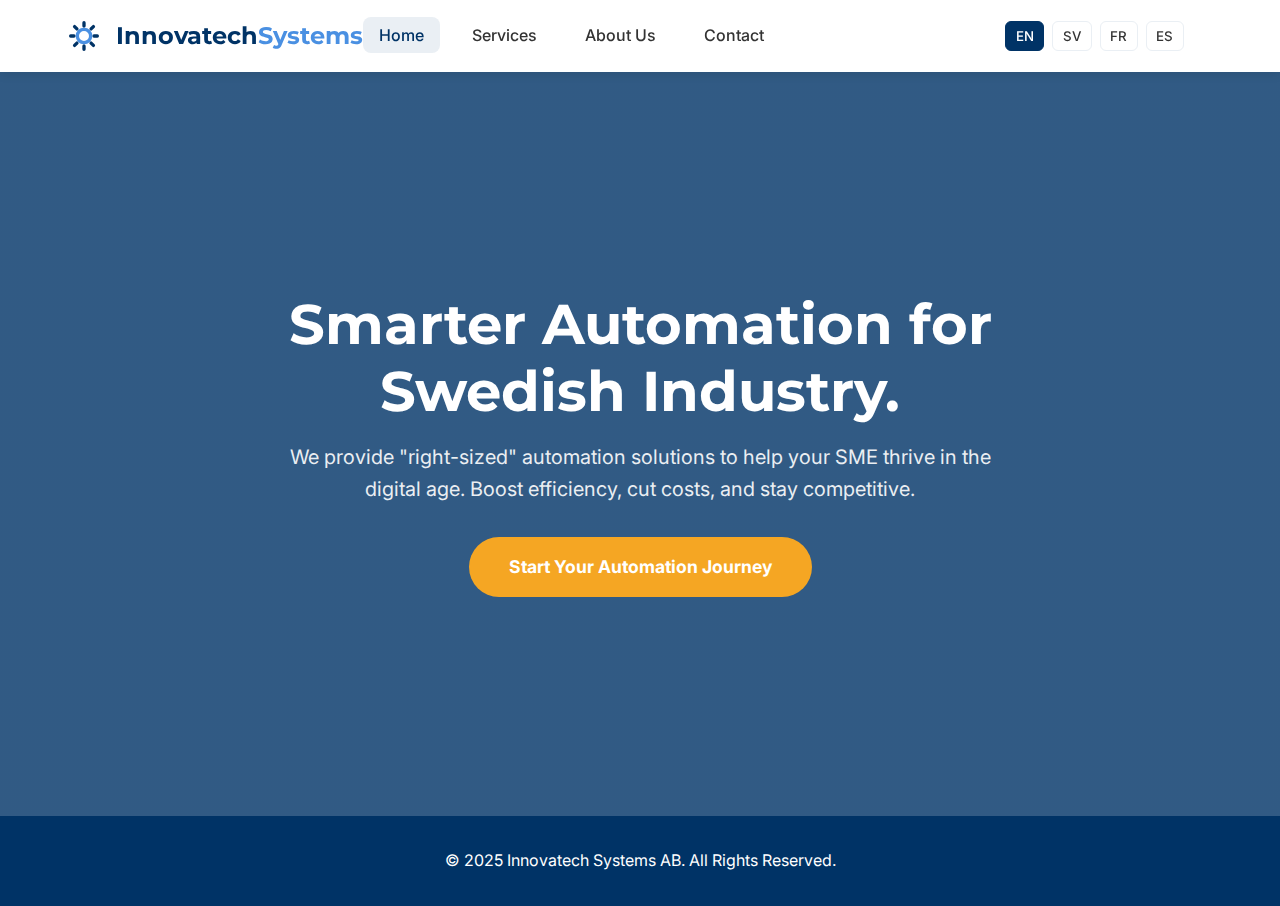
<file: index.html>
<!DOCTYPE html>
<html lang="en">
<head>
    <meta charset="UTF-8">
    <meta name="viewport" content="width=device-width, initial-scale=1.0">
    <title data-lang="siteTitle">Innovatech Systems - Industrial Automation for SMEs</title>
    <link rel="stylesheet" href="style.css">
    <link rel="preconnect" href="https://fonts.googleapis.com">
    <link rel="preconnect" href="https://fonts.gstatic.com" crossorigin>
    <link href="https://fonts.googleapis.com/css2?family=Inter:wght@400;500;700&family=Montserrat:wght@700&display=swap" rel="stylesheet">
</head>
<body>

    <!-- Header and Navigation -->
    <header>
        <nav>
            <div class="logo">
                <a href="index.html">
                    <!-- SVG Logo -->
                    <svg width="40" height="40" viewBox="0 0 24 24" fill="none" xmlns="http://www.w3.org/2000/svg">
                        <path d="M12 20V18M12 6V4M20 12H18M6 12H4M17.6569 17.6569L16.2426 16.2426M7.75736 7.75736L6.34315 6.34315M17.6569 6.34315L16.2426 7.75736M7.75736 16.2426L6.34315 17.6569" stroke="#003366" stroke-width="2" stroke-linecap="round" stroke-linejoin="round"/>
                        <path d="M12 16C14.2091 16 16 14.2091 16 12C16 9.79086 14.2091 8 12 8C9.79086 8 8 9.79086 8 12C8 14.2091 9.79086 16 12 16Z" stroke="#4A90E2" stroke-width="2"/>
                    </svg>
                    <span class="logo-text">Innovatech<span class="logo-accent">Systems</span></span>
                </a>
            </div>
            <ul class="nav-links">
                <li><a href="index.html" class="active" data-lang="navHome">Home</a></li>
                <li><a href="services.html" data-lang="navServices">Services</a></li>
                <li><a href="about.html" data-lang="navAbout">About Us</a></li>
                <li><a href="contact.html" data-lang="navContact">Contact</a></li>
            </ul>
            <!-- Language Switcher -->
            <div class="language-switcher">
                <button class="lang-btn" data-lang-set="en">EN</button>
                <button class="lang-btn" data-lang-set="sv">SV</button>
                <button class="lang-btn" data-lang-set="fr">FR</button>
                <button class="lang-btn" data-lang-set="es">ES</button>
            </div>
            <div class="burger">
                <div class="line1"></div>
                <div class="line2"></div>
                <div class="line3"></div>
            </div>
        </nav>
    </header>

    <main>
        <!-- Home Page Section -->
        <section id="home">
            <div class="hero-content">
                <h1 class="hero-headline" data-lang="heroHeadline">Smarter Automation for Swedish Industry.</h1>
                <p class="hero-subheadline" data-lang="heroSubheadline">We provide "right-sized" automation solutions to help your SME thrive in the digital age. Boost efficiency, cut costs, and stay competitive.</p>
                <a href="contact.html" class="cta-button" data-lang="ctaButton">Start Your Automation Journey</a>
            </div>
        </section>
    </main>

    <!-- Footer -->
    <footer>
        <p>&copy; 2025 Innovatech Systems AB. <span data-lang="footerRights">All Rights Reserved.</span></p>
    </footer>

    <script src="script.js"></script>
</body>
</html>
</file>
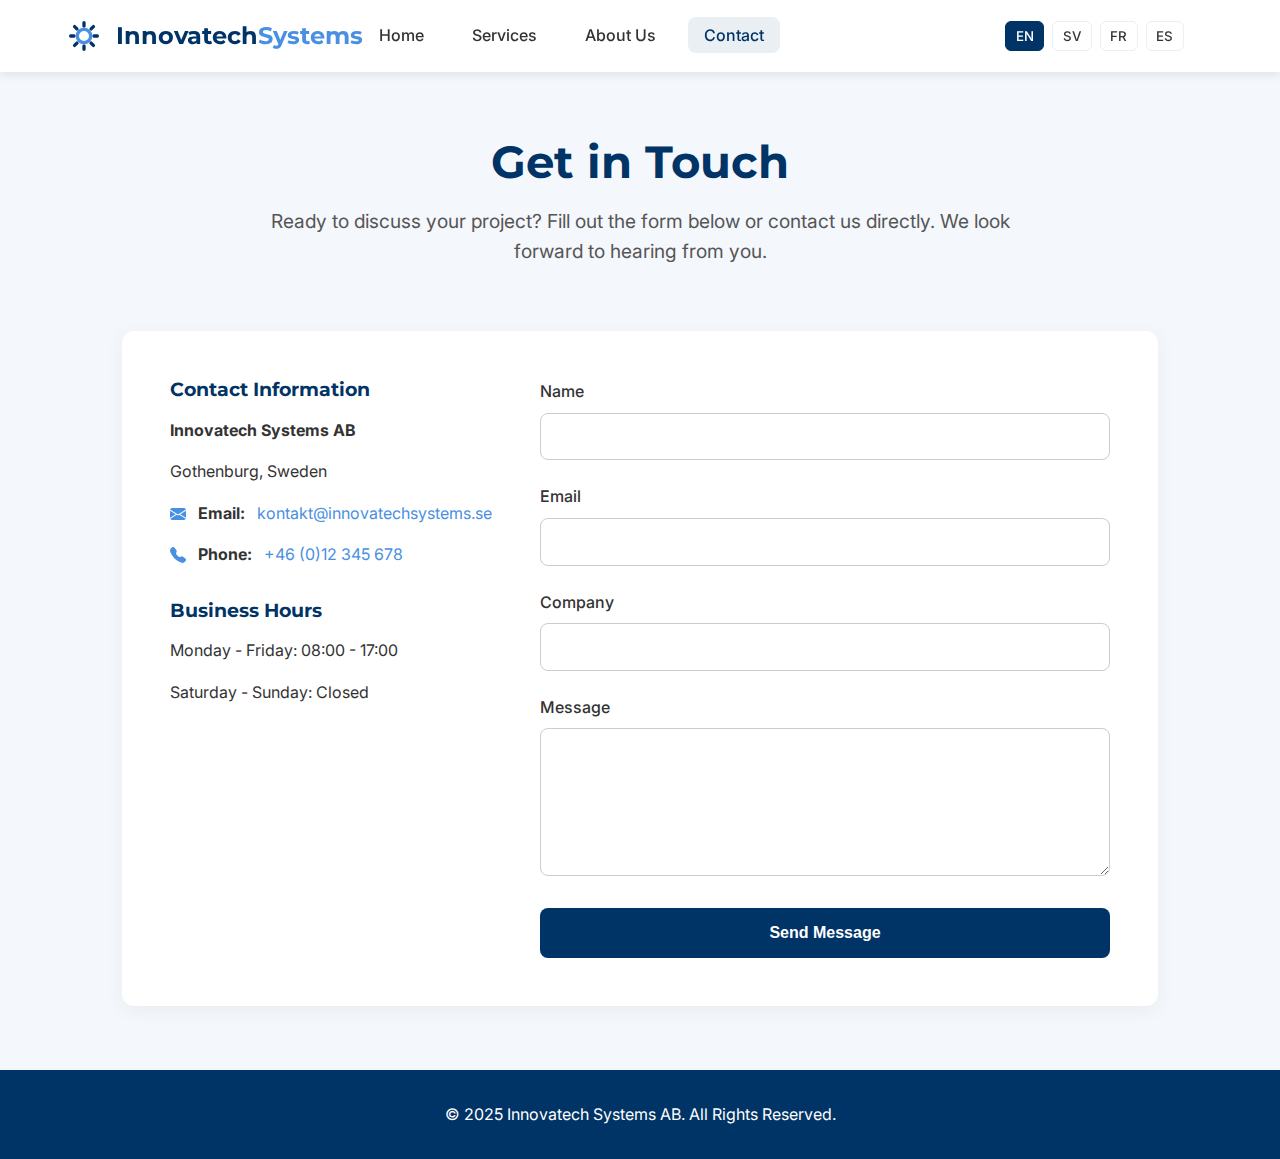
<file: contact.html>
<!DOCTYPE html>
<html lang="en">
<head>
    <meta charset="UTF-8">
    <meta name="viewport" content="width=device-width, initial-scale=1.0">
    <title data-lang="contactPageTitle">Contact - Innovatech Systems</title>
    <link rel="stylesheet" href="style.css">
    <link rel="preconnect" href="https://fonts.googleapis.com">
    <link rel="preconnect" href="https://fonts.gstatic.com" crossorigin>
    <link href="https://fonts.googleapis.com/css2?family=Inter:wght@400;500;700&family=Montserrat:wght@700&display=swap" rel="stylesheet">
</head>
<body>

    <!-- Header and Navigation -->
    <header>
        <nav>
            <div class="logo">
                <a href="index.html">
                    <svg width="40" height="40" viewBox="0 0 24 24" fill="none" xmlns="http://www.w3.org/2000/svg">
                        <path d="M12 20V18M12 6V4M20 12H18M6 12H4M17.6569 17.6569L16.2426 16.2426M7.75736 7.75736L6.34315 6.34315M17.6569 6.34315L16.2426 7.75736M7.75736 16.2426L6.34315 17.6569" stroke="#003366" stroke-width="2" stroke-linecap="round" stroke-linejoin="round"/>
                        <path d="M12 16C14.2091 16 16 14.2091 16 12C16 9.79086 14.2091 8 12 8C9.79086 8 8 9.79086 8 12C8 14.2091 9.79086 16 12 16Z" stroke="#4A90E2" stroke-width="2"/>
                    </svg>
                    <span class="logo-text">Innovatech<span class="logo-accent">Systems</span></span>
                </a>
            </div>
            <ul class="nav-links">
                <li><a href="index.html" data-lang="navHome">Home</a></li>
                <li><a href="services.html" data-lang="navServices">Services</a></li>
                <li><a href="about.html" data-lang="navAbout">About Us</a></li>
                <li><a href="contact.html" class="active" data-lang="navContact">Contact</a></li>
            </ul>
            <div class="language-switcher">
                <button class="lang-btn" data-lang-set="en">EN</button>
                <button class="lang-btn" data-lang-set="sv">SV</button>
                <button class="lang-btn" data-lang-set="fr">FR</button>
                <button class="lang-btn" data-lang-set="es">ES</button>
            </div>
            <div class="burger">
                <div class="line1"></div>
                <div class="line2"></div>
                <div class="line3"></div>
            </div>
        </nav>
    </header>

    <main class="page-content">
        <div class="page-container">
            <h1 class="page-title" data-lang="contactTitle">Get in Touch</h1>
            <p class="page-intro" data-lang="contactIntro">Ready to discuss your project? Fill out the form below or contact us directly. We look forward to hearing from you.</p>
            
            <div class="contact-page-container">
                <div class="contact-details">
                    <h3 data-lang="contactInfoTitle">Contact Information</h3>
                    <p><strong>Innovatech Systems AB</strong></p>
                    <p>Gothenburg, Sweden</p>
                    <p>
                        <svg xmlns="http://www.w3.org/2000/svg" width="16" height="16" fill="currentColor" viewBox="0 0 16 16"><path d="M.05 3.555A2 2 0 0 1 2 2h12a2 2 0 0 1 1.95 1.555L8 8.414.05 3.555zM0 4.697v7.104l5.803-3.558L0 4.697zM6.761 8.83l-6.57 4.027A2 2 0 0 0 2 14h12a2 2 0 0 0 1.808-1.144l-6.57-4.027L8 9.586l-1.239-.757zm3.436-.586L16 11.801V4.697l-5.803 3.546z"/></svg>
                        <strong>Email:</strong> <a href="mailto:kontakt@innovatechsystems.se">kontakt@innovatechsystems.se</a>
                    </p>
                    <p>
                        <svg xmlns="http://www.w3.org/2000/svg" width="16" height="16" fill="currentColor" viewBox="0 0 16 16"><path fill-rule="evenodd" d="M1.885.511a1.745 1.745 0 0 1 2.61.163L6.29 2.98c.329.423.445.974.315 1.494l-.547 2.19a.678.678 0 0 0 .178.643l2.457 2.457a.678.678 0 0 0 .644.178l2.189-.547a1.745 1.745 0 0 1 1.494.315l2.306 1.794c.829.645.905 1.87.163 2.611l-1.034 1.034c-.74.74-1.846 1.065-2.877.702a18.634 18.634 0 0 1-7.01-4.42 18.634 18.634 0 0 1-4.42-7.009c-.362-1.03-.037-2.137.703-2.877L1.885.511z"/></svg>
                        <strong>Phone:</strong> <a href="tel:+46012345678">+46 (0)12 345 678</a>
                    </p>
                    
                    <h3 class="business-hours" data-lang="contactHoursTitle">Business Hours</h3>
                    <p data-lang="contactHoursDays">Monday - Friday: 08:00 - 17:00</p>
                    <p data-lang="contactHoursWeekend">Saturday - Sunday: Closed</p>
                </div>
                <form id="contactForm" class="contact-form">
                    <div class="form-group">
                        <label for="name" data-lang="formName">Name</label>
                        <input type="text" id="name" name="name" required>
                    </div>
                    <div class="form-group">
                        <label for="email" data-lang="formEmail">Email</label>
                        <input type="email" id="email" name="email" required>
                    </div>
                     <div class="form-group">
                        <label for="company" data-lang="formCompany">Company</label>
                        <input type="text" id="company" name="company">
                    </div>
                    <div class="form-group">
                        <label for="message" data-lang="formMessage">Message</label>
                        <textarea id="message" name="message" rows="6" required></textarea>
                    </div>
                    <button type="submit" class="submit-button" data-lang="formSubmit">Send Message</button>
                </form>
            </div>
        </div>
    </main>

    <footer>
        <p>&copy; 2025 Innovatech Systems AB. <span data-lang="footerRights">All Rights Reserved.</span></p>
    </footer>

    <script src="script.js"></script>
</body>
</html>
</file>
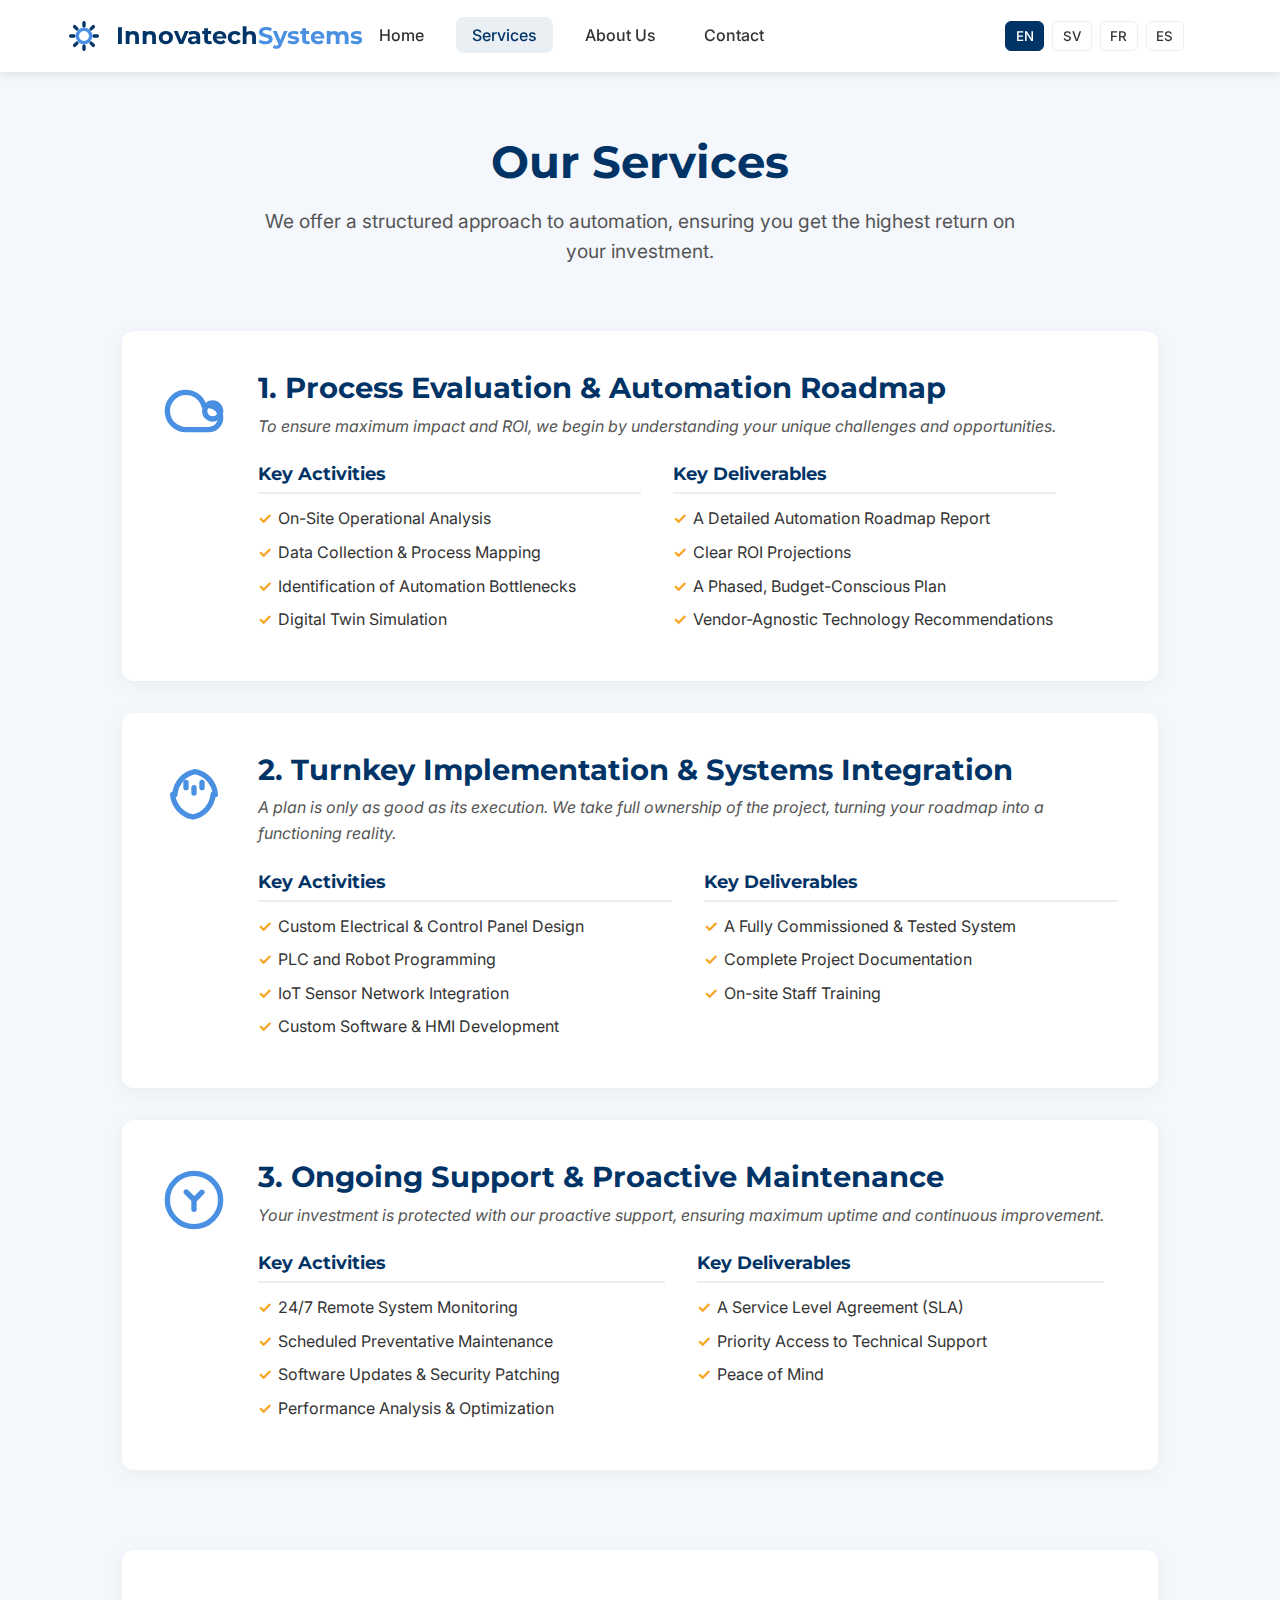
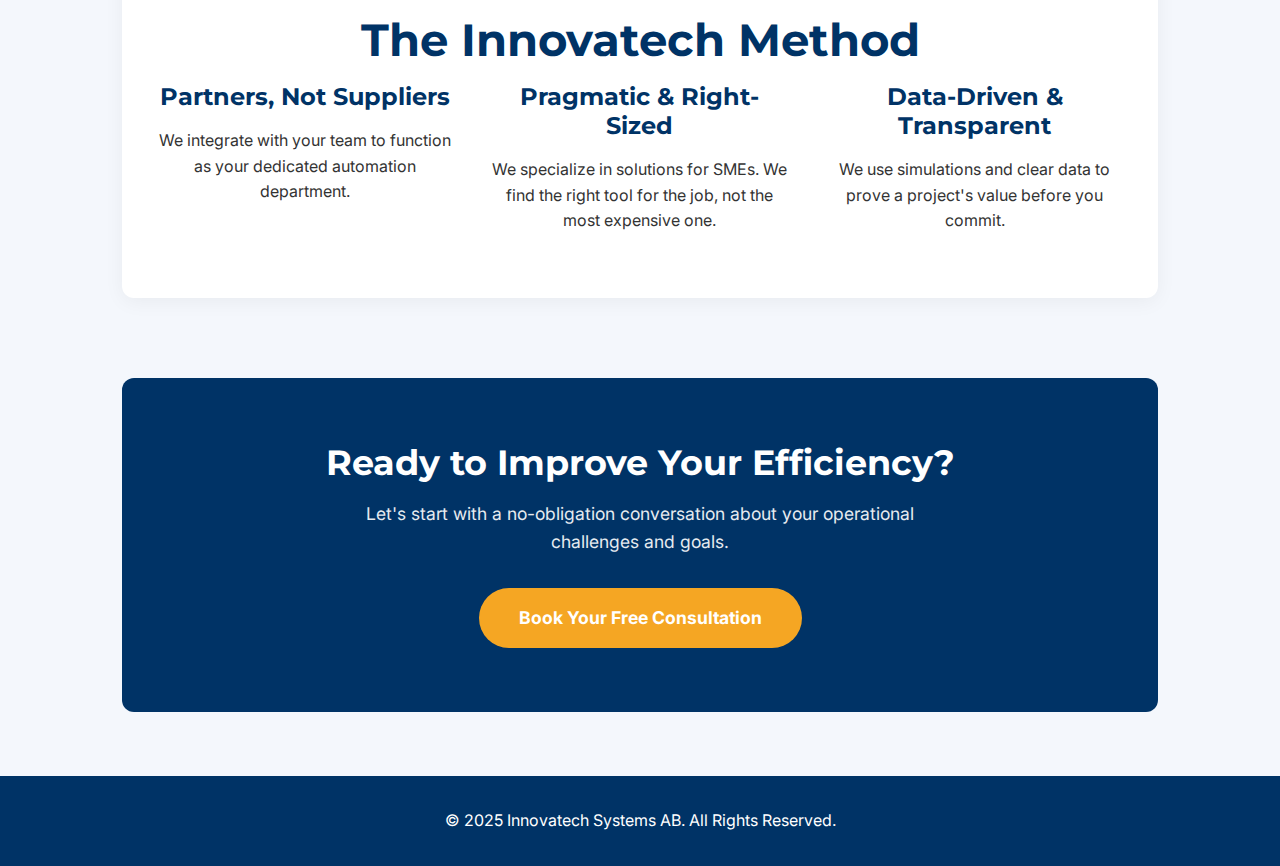
<file: services.html>
<!DOCTYPE html>
<html lang="en">
<head>
    <meta charset="UTF-8">
    <meta name="viewport" content="width=device-width, initial-scale=1.0">
    <title data-lang="servicesPageTitle">Services - Innovatech Systems</title>
    <link rel="stylesheet" href="style.css">
    <link rel="preconnect" href="https://fonts.googleapis.com">
    <link rel="preconnect" href="https://fonts.gstatic.com" crossorigin>
    <link href="https://fonts.googleapis.com/css2?family=Inter:wght@400;500;700&family=Montserrat:wght@700&display=swap" rel="stylesheet">
</head>
<body>

    <!-- Header and Navigation -->
    <header>
        <nav>
            <div class="logo">
                <a href="index.html">
                    <svg width="40" height="40" viewBox="0 0 24 24" fill="none" xmlns="http://www.w3.org/2000/svg">
                        <path d="M12 20V18M12 6V4M20 12H18M6 12H4M17.6569 17.6569L16.2426 16.2426M7.75736 7.75736L6.34315 6.34315M17.6569 6.34315L16.2426 7.75736M7.75736 16.2426L6.34315 17.6569" stroke="#003366" stroke-width="2" stroke-linecap="round" stroke-linejoin="round"/>
                        <path d="M12 16C14.2091 16 16 14.2091 16 12C16 9.79086 14.2091 8 12 8C9.79086 8 8 9.79086 8 12C8 14.2091 9.79086 16 12 16Z" stroke="#4A90E2" stroke-width="2"/>
                    </svg>
                    <span class="logo-text">Innovatech<span class="logo-accent">Systems</span></span>
                </a>
            </div>
            <ul class="nav-links">
                <li><a href="index.html" data-lang="navHome">Home</a></li>
                <li><a href="services.html" class="active" data-lang="navServices">Services</a></li>
                <li><a href="about.html" data-lang="navAbout">About Us</a></li>
                <li><a href="contact.html" data-lang="navContact">Contact</a></li>
            </ul>
            <div class="language-switcher">
                <button class="lang-btn" data-lang-set="en">EN</button>
                <button class="lang-btn" data-lang-set="sv">SV</button>
                <button class="lang-btn" data-lang-set="fr">FR</button>
                <button class="lang-btn" data-lang-set="es">ES</button>
            </div>
            <div class="burger">
                <div class="line1"></div>
                <div class="line2"></div>
                <div class="line3"></div>
            </div>
        </nav>
    </header>

    <main class="page-content">
        <div class="page-container">
            <h1 class="page-title" data-lang="servicesTitle">Our Services</h1>
            <p class="page-intro" data-lang="servicesIntro">We offer a structured approach to automation, ensuring you get the highest return on your investment.</p>

            <!-- Service 1 -->
            <div class="service-detail-card">
                <div class="service-detail-icon">
                    <svg xmlns="http://www.w3.org/2000/svg" width="64" height="64" viewBox="0 0 24 24" fill="none" stroke="currentColor" stroke-width="2" stroke-linecap="round" stroke-linejoin="round"><path d="M17.5 19H9a7 7 0 1 1 6.71-9h1.79a4.5 4.5 0 1 1 0 9Z"/><path d="M22 12a3 3 0 1 1-6 0 3 3 0 0 1 6 0Z"/></svg>
                </div>
                <div class="service-detail-content">
                    <h2 data-lang="service1Title">1. Process Evaluation & Automation Roadmap</h2>
                    <p class="service-why" data-lang="service1Why">To ensure maximum impact and ROI, we begin by understanding your unique challenges and opportunities.</p>
                    <div class="service-breakdown">
                        <div>
                            <h3 data-lang="keyActivities">Key Activities</h3>
                            <ul>
                                <li data-lang="s1act1">On-Site Operational Analysis</li>
                                <li data-lang="s1act2">Data Collection & Process Mapping</li>
                                <li data-lang="s1act3">Identification of Automation Bottlenecks</li>
                                <li data-lang="s1act4">Digital Twin Simulation</li>
                            </ul>
                        </div>
                        <div>
                            <h3 data-lang="keyDeliverables">Key Deliverables</h3>
                            <ul>
                                <li data-lang="s1del1">A Detailed Automation Roadmap Report</li>
                                <li data-lang="s1del2">Clear ROI Projections</li>
                                <li data-lang="s1del3">A Phased, Budget-Conscious Plan</li>
                                <li data-lang="s1del4">Vendor-Agnostic Technology Recommendations</li>
                            </ul>
                        </div>
                    </div>
                </div>
            </div>

            <!-- Service 2 -->
            <div class="service-detail-card">
                <div class="service-detail-icon">
                    <svg xmlns="http://www.w3.org/2000/svg" width="64" height="64" viewBox="0 0 24 24" fill="none" stroke="currentColor" stroke-width="2" stroke-linecap="round" stroke-linejoin="round"><path d="M12 12v-2"/><path d="M15 10v-2"/><path d="M9 10v-2"/><path d="M20 12.58A9.3 9.3 0 0 0 12.42 4a9.3 9.3 0 0 0-7.58 8.58"/><path d="M4 12.58A9.3 9.3 0 0 0 11.58 21a9.3 9.3 0 0 0 7.58-8.42"/></svg>
                </div>
                <div class="service-detail-content">
                    <h2 data-lang="service2Title">2. Turnkey Implementation & Systems Integration</h2>
                    <p class="service-why" data-lang="service2Why">A plan is only as good as its execution. We take full ownership of the project, turning your roadmap into a functioning reality.</p>
                    <div class="service-breakdown">
                        <div>
                            <h3 data-lang="keyActivities">Key Activities</h3>
                            <ul>
                                <li data-lang="s2act1">Custom Electrical & Control Panel Design</li>
                                <li data-lang="s2act2">PLC and Robot Programming</li>
                                <li data-lang="s2act3">IoT Sensor Network Integration</li>
                                <li data-lang="s2act4">Custom Software & HMI Development</li>
                            </ul>
                        </div>
                        <div>
                            <h3 data-lang="keyDeliverables">Key Deliverables</h3>
                            <ul>
                                <li data-lang="s2del1">A Fully Commissioned & Tested System</li>
                                <li data-lang="s2del2">Complete Project Documentation</li>
                                <li data-lang="s2del3">On-site Staff Training</li>
                            </ul>
                        </div>
                    </div>
                </div>
            </div>

            <!-- Service 3 -->
            <div class="service-detail-card">
                 <div class="service-detail-icon">
                    <svg xmlns="http://www.w3.org/2000/svg" width="64" height="64" viewBox="0 0 24 24" fill="none" stroke="currentColor" stroke-width="2" stroke-linecap="round" stroke-linejoin="round"><path d="M12 22c5.523 0 10-4.477 10-10S17.523 2 12 2 2 6.477 2 12s4.477 10 10 10z"/><path d="m9.09 9 3.01 3L15 9.09"/><path d="M12 15.5V12"/></svg>
                </div>
                <div class="service-detail-content">
                    <h2 data-lang="service3Title">3. Ongoing Support & Proactive Maintenance</h2>
                    <p class="service-why" data-lang="service3Why">Your investment is protected with our proactive support, ensuring maximum uptime and continuous improvement.</p>
                     <div class="service-breakdown">
                        <div>
                            <h3 data-lang="keyActivities">Key Activities</h3>
                            <ul>
                                <li data-lang="s3act1">24/7 Remote System Monitoring</li>
                                <li data-lang="s3act2">Scheduled Preventative Maintenance</li>
                                <li data-lang="s3act3">Software Updates & Security Patching</li>
                                <li data-lang="s3act4">Performance Analysis & Optimization</li>
                            </ul>
                        </div>
                        <div>
                            <h3 data-lang="keyDeliverables">Key Deliverables</h3>
                            <ul>
                                <li data-lang="s3del1">A Service Level Agreement (SLA)</li>
                                <li data-lang="s3del2">Priority Access to Technical Support</li>
                                <li data-lang="s3del3">Peace of Mind</li>
                            </ul>
                        </div>
                    </div>
                </div>
            </div>

            <!-- Our Approach Section -->
            <section class="our-approach-section">
                <h2 class="page-title" data-lang="approachTitle">The Innovatech Method</h2>
                <div class="approach-cards">
                    <div class="approach-card">
                        <h3 data-lang="approach1Title">Partners, Not Suppliers</h3>
                        <p data-lang="approach1Desc">We integrate with your team to function as your dedicated automation department.</p>
                    </div>
                    <div class="approach-card">
                        <h3 data-lang="approach2Title">Pragmatic & Right-Sized</h3>
                        <p data-lang="approach2Desc">We specialize in solutions for SMEs. We find the right tool for the job, not the most expensive one.</p>
                    </div>
                    <div class="approach-card">
                        <h3 data-lang="approach3Title">Data-Driven & Transparent</h3>
                        <p data-lang="approach3Desc">We use simulations and clear data to prove a project's value before you commit.</p>
                    </div>
                </div>
            </section>

            <!-- CTA Section -->
            <section class="cta-section">
                <h2 data-lang="ctaTitle">Ready to Improve Your Efficiency?</h2>
                <p data-lang="ctaText">Let's start with a no-obligation conversation about your operational challenges and goals.</p>
                <a href="contact.html" class="cta-button" data-lang="ctaBtnText">Book Your Free Consultation</a>
            </section>
        </div>
    </main>

    <footer>
        <p>&copy; 2025 Innovatech Systems AB. <span data-lang="footerRights">All Rights Reserved.</span></p>
    </footer>

    <script src="script.js"></script>
</body>
</html>
</file>
<file: style.css>
/* --- Google Font Import --- */
@import url('https://fonts.googleapis.com/css2?family=Inter:wght@400;500;700&family=Montserrat:wght@700&display=swap');

/* --- CSS Variables --- */
:root {
    --primary-color: #003366; /* Deep Blue */
    --secondary-color: #4A90E2; /* Bright Blue */
    --accent-color: #F5A623; /* Gold/Orange */
    --text-color: #333333;
    --light-text-color: #FFFFFF;
    --background-color: #F4F7FC;
    --light-gray: #EAEFF4;
    --font-primary: 'Inter', sans-serif;
    --font-secondary: 'Montserrat', sans-serif;
}

/* --- General Styles & Reset --- */
* {
    margin: 0;
    padding: 0;
    box-sizing: border-box;
}

html {
    scroll-behavior: smooth;
}

body {
    font-family: var(--font-primary);
    color: var(--text-color);
    background-color: var(--background-color);
    line-height: 1.6;
    display: flex;
    flex-direction: column;
    min-height: 100vh;
}

a {
    text-decoration: none;
    color: var(--secondary-color);
}

ul {
    list-style: none;
}

h1, h2, h3, h4 {
    font-family: var(--font-secondary);
    color: var(--primary-color);
    line-height: 1.2;
}

/* --- Header & Navigation --- */
header {
    background: var(--light-text-color);
    box-shadow: 0 2px 10px rgba(0,0,0,0.1);
    position: sticky; /* Changed to sticky */
    width: 100%;
    top: 0;
    z-index: 1000;
}

nav {
    display: flex;
    justify-content: space-between;
    align-items: center;
    padding: 0.5rem 5%;
    min-height: 8vh;
}

.logo a {
    font-family: var(--font-secondary);
    font-size: 1.5rem;
    font-weight: 700;
    color: var(--primary-color);
    display: flex;
    align-items: center;
    gap: 0.75rem;
}

.logo-text {
    display: block;
}

.logo-accent {
    color: var(--secondary-color);
}

.nav-links {
    display: flex;
    justify-content: space-around;
    align-items: center;
    gap: 1rem;
}

.nav-links li a {
    color: var(--text-color);
    font-weight: 500;
    font-size: 1rem;
    padding: 0.5rem 1rem;
    border-radius: 8px;
    transition: all 0.3s ease;
    white-space: nowrap;
}

.nav-links li a:hover, .nav-links li a.active {
    background-color: var(--light-gray);
    color: var(--primary-color);
}

/* --- Language Switcher --- */
.language-switcher {
    display: flex;
    gap: 0.5rem;
    margin-left: auto;
    margin-right: 2rem;
}

.lang-btn {
    background: none;
    border: 1px solid var(--light-gray);
    color: var(--text-color);
    padding: 0.4rem 0.6rem;
    border-radius: 6px;
    cursor: pointer;
    font-family: var(--font-primary);
    font-weight: 500;
    transition: all 0.3s ease;
}

.lang-btn:hover {
    background-color: var(--light-gray);
    color: var(--primary-color);
}

.lang-btn.active {
    background-color: var(--primary-color);
    color: var(--light-text-color);
    border-color: var(--primary-color);
}

/* --- Burger Menu for Mobile --- */
.burger {
    display: none;
    cursor: pointer;
}

.burger div {
    width: 25px;
    height: 3px;
    background-color: var(--primary-color);
    margin: 5px;
    transition: all 0.3s ease;
}

/* --- Page & Content Styles --- */
main {
    flex-grow: 1; /* Ensures main content takes up available space */
}

.page-container {
    max-width: 1100px;
    margin: 0 auto;
    padding: 4rem 2rem;
}

.page-title {
    font-size: 2.8rem;
    text-align: center;
    margin-bottom: 1rem;
}

.page-intro {
    font-size: 1.2rem;
    text-align: center;
    max-width: 750px;
    margin: 0 auto 4rem auto;
    color: #555;
}

/* --- Home/Hero Section --- */
#home {
    display: flex;
    justify-content: center;
    align-items: center;
    text-align: center;
    background: linear-gradient(rgba(0, 51, 102, 0.8), rgba(0, 51, 102, 0.8)), url('https://images.unsplash.com/photo-1581092921462-6839046561ea?q=80&w=2070&auto=format&fit=crop') no-repeat center center/cover;
    color: var(--light-text-color);
    min-height: calc(100vh - 8vh - 84px); /* Full viewport height minus header and footer */
}

.hero-content {
    max-width: 800px;
    padding: 2rem;
}

.hero-headline {
    font-size: 3.5rem;
    color: var(--light-text-color);
    margin-bottom: 1rem;
}

.hero-subheadline {
    font-size: 1.25rem;
    margin-bottom: 2rem;
    opacity: 0.9;
}

.cta-button {
    background-color: var(--accent-color);
    color: var(--light-text-color);
    padding: 1rem 2.5rem;
    font-size: 1.1rem;
    font-weight: 700;
    border-radius: 50px;
    transition: all 0.3s ease;
    display: inline-block;
}

.cta-button:hover {
    background-color: #ffbf47;
    transform: translateY(-3px);
    box-shadow: 0 4px 15px rgba(0,0,0,0.2);
}

/* --- Services Page Specific Styles --- */
.service-detail-card {
    display: flex;
    align-items: flex-start;
    gap: 2rem;
    background: var(--light-text-color);
    padding: 2.5rem;
    border-radius: 12px;
    box-shadow: 0 4px 20px rgba(0,0,0,0.05);
    margin-bottom: 2rem;
}

.service-detail-icon svg {
    color: var(--secondary-color);
    width: 64px;
    height: 64px;
    flex-shrink: 0;
    margin-top: 0.5rem;
}

.service-detail-content h2 {
    font-size: 1.8rem;
    margin-bottom: 0.5rem;
}

.service-why {
    font-style: italic;
    color: #555;
    margin-bottom: 1.5rem;
}

.service-breakdown {
    display: grid;
    grid-template-columns: 1fr 1fr;
    gap: 2rem;
}

.service-breakdown h3 {
    font-size: 1.1rem;
    color: var(--primary-color);
    margin-bottom: 0.75rem;
    border-bottom: 2px solid var(--light-gray);
    padding-bottom: 0.5rem;
}

.service-breakdown ul {
    padding-left: 1.25rem;
}

.service-breakdown li {
    margin-bottom: 0.5rem;
    position: relative;
}

.service-breakdown li::before {
    content: '✓';
    color: var(--accent-color);
    font-weight: bold;
    position: absolute;
    left: -1.25rem;
}

/* --- Our Approach Section --- */
.our-approach-section {
    margin-top: 5rem;
    padding: 4rem 0;
    background-color: var(--light-text-color);
    border-radius: 12px;
    box-shadow: 0 4px 20px rgba(0,0,0,0.05);
}

.approach-cards {
    display: grid;
    grid-template-columns: repeat(auto-fit, minmax(280px, 1fr));
    gap: 2rem;
    padding: 0 2rem;
}

.approach-card {
    text-align: center;
}

.approach-card h3 {
    font-size: 1.5rem;
    margin-bottom: 1rem;
}

/* --- CTA Section --- */
.cta-section {
    margin-top: 5rem;
    text-align: center;
    background: var(--primary-color);
    color: var(--light-text-color);
    padding: 4rem 2rem;
    border-radius: 12px;
}

.cta-section h2 {
    color: var(--light-text-color);
    font-size: 2.2rem;
    margin-bottom: 1rem;
}

.cta-section p {
    font-size: 1.1rem;
    margin-bottom: 2rem;
    max-width: 600px;
    margin-left: auto;
    margin-right: auto;
    opacity: 0.9;
}


/* --- About Us Page Specific Styles --- */
.about-section {
    display: flex;
    gap: 3rem;
    align-items: center;
    margin-bottom: 4rem;
}

.about-image {
    width: 45%;
    border-radius: 12px;
    object-fit: cover;
    height: 400px;
}

.about-text {
    width: 55%;
}

.about-text h2 {
    font-size: 2rem;
    margin-bottom: 1rem;
}
.about-text p {
    margin-bottom: 1.5rem;
}

.about-content {
    display: flex;
    gap: 3rem;
    justify-content: center;
    flex-wrap: wrap;
}

.team-member {
    background: var(--light-text-color);
    padding: 2rem;
    border-radius: 12px;
    box-shadow: 0 4px 20px rgba(0,0,0,0.05);
    text-align: center;
    max-width: 400px;
}

.team-photo {
    width: 150px;
    height: 150px;
    border-radius: 50%;
    object-fit: cover;
    margin-bottom: 1.5rem;
    border: 5px solid var(--light-gray);
}

.team-member h4 {
    font-size: 1.5rem;
    margin-bottom: 0.5rem;
}

.team-role {
    font-style: italic;
    color: var(--secondary-color);
    margin-bottom: 1rem;
}

/* --- Contact Page Specific Styles --- */
.contact-page-container {
    display: flex;
    gap: 3rem;
    background: var(--light-text-color);
    padding: 3rem;
    border-radius: 12px;
    box-shadow: 0 4px 20px rgba(0,0,0,0.05);
}

.contact-form {
    flex: 2;
}

.contact-details {
    flex: 1;
}

.contact-details p {
    display: flex;
    align-items: center;
    gap: 0.75rem;
    margin-bottom: 1rem;
}

.contact-details svg {
    color: var(--secondary-color);
    flex-shrink: 0;
}

.form-group {
    margin-bottom: 1.5rem;
}

.form-group label {
    display: block;
    margin-bottom: 0.5rem;
    font-weight: 500;
}

.form-group input,
.form-group textarea {
    width: 100%;
    padding: 0.8rem;
    border: 1px solid #ccc;
    border-radius: 8px;
    font-family: var(--font-primary);
    font-size: 1rem;
}

.form-group input:focus,
.form-group textarea:focus {
    outline: none;
    border-color: var(--secondary-color);
    box-shadow: 0 0 0 3px rgba(74, 144, 226, 0.2);
}

.submit-button {
    background-color: var(--primary-color);
    color: var(--light-text-color);
    padding: 1rem 2rem;
    border: none;
    border-radius: 8px;
    font-size: 1rem;
    font-weight: 700;
    cursor: pointer;
    transition: all 0.3s ease;
    width: 100%;
}

.submit-button:hover {
    background-color: var(--secondary-color);
}

.contact-details h3 {
    margin-bottom: 1rem;
}

.business-hours {
    margin-top: 2rem;
}

/* --- Footer --- */
footer {
    background-color: var(--primary-color);
    color: var(--light-text-color);
    text-align: center;
    padding: 2rem;
    flex-shrink: 0; /* Prevents footer from shrinking */
}

/* --- Responsive Design --- */
@media screen and (max-width: 1024px) {
    .nav-links {
       gap: 0.5rem;
    }
    .language-switcher {
        margin-right: 1rem;
    }
    .about-section {
        flex-direction: column;
    }
    .about-image, .about-text {
        width: 100%;
    }
}


@media screen and (max-width: 768px) {
    body {
        overflow-x: hidden;
    }

    .nav-links {
        position: fixed;
        right: 0px;
        height: 100vh; /* Full height */
        top: 0;
        background-color: var(--light-text-color);
        display: flex;
        flex-direction: column;
        align-items: center;
        width: 70%;
        transform: translateX(100%);
        transition: transform 0.5s ease-in;
        box-shadow: -5px 0 15px rgba(0,0,0,0.1);
        padding-top: 5rem;
        gap: 0;
    }

    .nav-links li {
        opacity: 0;
        width: 100%;
        text-align: center;
    }
    
    .nav-links li a {
        display: block;
        padding: 1.5rem;
    }

    .burger {
        display: block;
        z-index: 1001; /* Ensure burger is above everything */
    }

    .language-switcher {
        position: absolute;
        right: 80px;
    }
    
    .logo-text {
        display: none;
    }

    .nav-active {
        transform: translateX(0%);
    }

    @keyframes navLinkFade {
        from { opacity: 0; transform: translateX(50px); }
        to { opacity: 1; transform: translateX(0px); }
    }
    
    .toggle .line1 {
        transform: rotate(-45deg) translate(-5px, 6px);
    }
    .toggle .line2 {
        opacity: 0;
    }
    .toggle .line3 {
        transform: rotate(45deg) translate(-5px, -6px);
    }

    .hero-headline {
        font-size: 2.5rem;
    }
    
    .service-detail-card {
        flex-direction: column;
        text-align: center;
        align-items: center;
    }

    .service-breakdown {
        grid-template-columns: 1fr;
        text-align: left;
    }

    .contact-page-container {
        flex-direction: column;
    }
}
</file>
